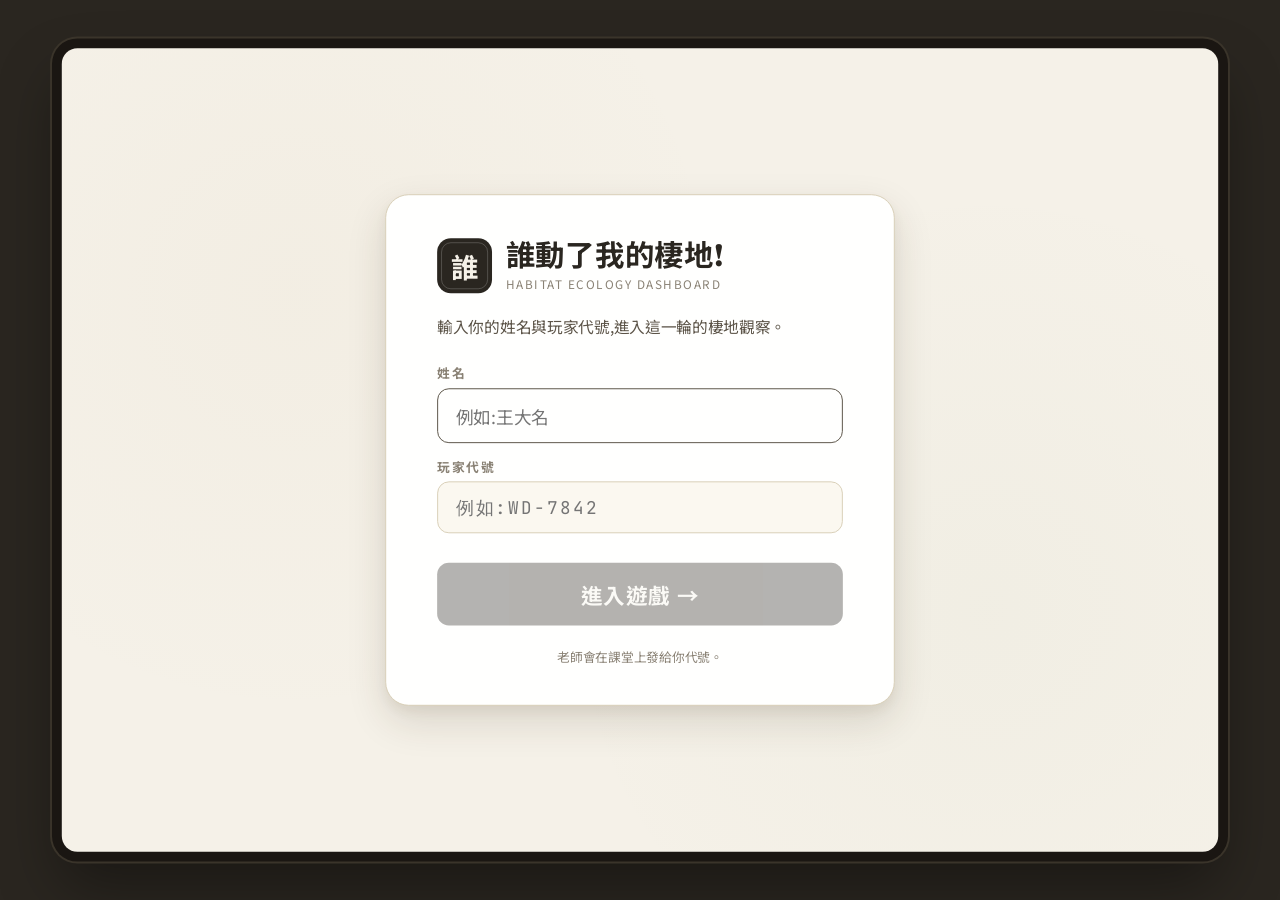
<file: index.html>
<!doctype html>
<html lang="zh-Hant">
<head>
  <meta charset="utf-8" />
  <meta name="viewport" content="width=1180, initial-scale=1" />
  <title>誰動了我的棲地!</title>

  <link rel="preconnect" href="https://fonts.googleapis.com" />
  <link rel="preconnect" href="https://fonts.gstatic.com" crossorigin />
  <link href="https://fonts.googleapis.com/css2?family=Noto+Sans+TC:wght@400;500;600;700;900&family=Fraunces:opsz,wght@9..144,500;9..144,700&family=JetBrains+Mono:wght@400;600&display=swap" rel="stylesheet" />

  <link rel="stylesheet" href="styles/base.css" />
  <link rel="stylesheet" href="styles/topbar.css" />
  <link rel="stylesheet" href="styles/login.css" />
  <link rel="stylesheet" href="styles/action-screen.css" />
  <link rel="stylesheet" href="styles/habitat-map.css" />
  <link rel="stylesheet" href="styles/chat.css" />
  <link rel="stylesheet" href="styles/report-screen.css" />
</head>
<body>
  <div id="hd-stage" class="hd-stage"></div>

  <!-- 載入順序:資料/工具 → 元件 → 路由 → 入口 -->
  <script defer src="js/data.js"></script>
  <script defer src="js/icons.js"></script>
  <script defer src="js/state.js"></script>
  <script defer src="js/api.js"></script>
  <script defer src="js/components/topbar.js"></script>
  <script defer src="js/components/timer.js"></script>
  <script defer src="js/components/login.js"></script>
  <script defer src="js/components/habitat-map.js"></script>
  <script defer src="js/components/side-panel.js"></script>
  <script defer src="js/components/action-panel.js"></script>
  <script defer src="js/components/chat.js"></script>
  <script defer src="js/components/action-screen.js"></script>
  <script defer src="js/components/survival-report.js"></script>
  <script defer src="js/router.js"></script>
  <script defer src="js/main.js"></script>
</body>
</html>
</file>
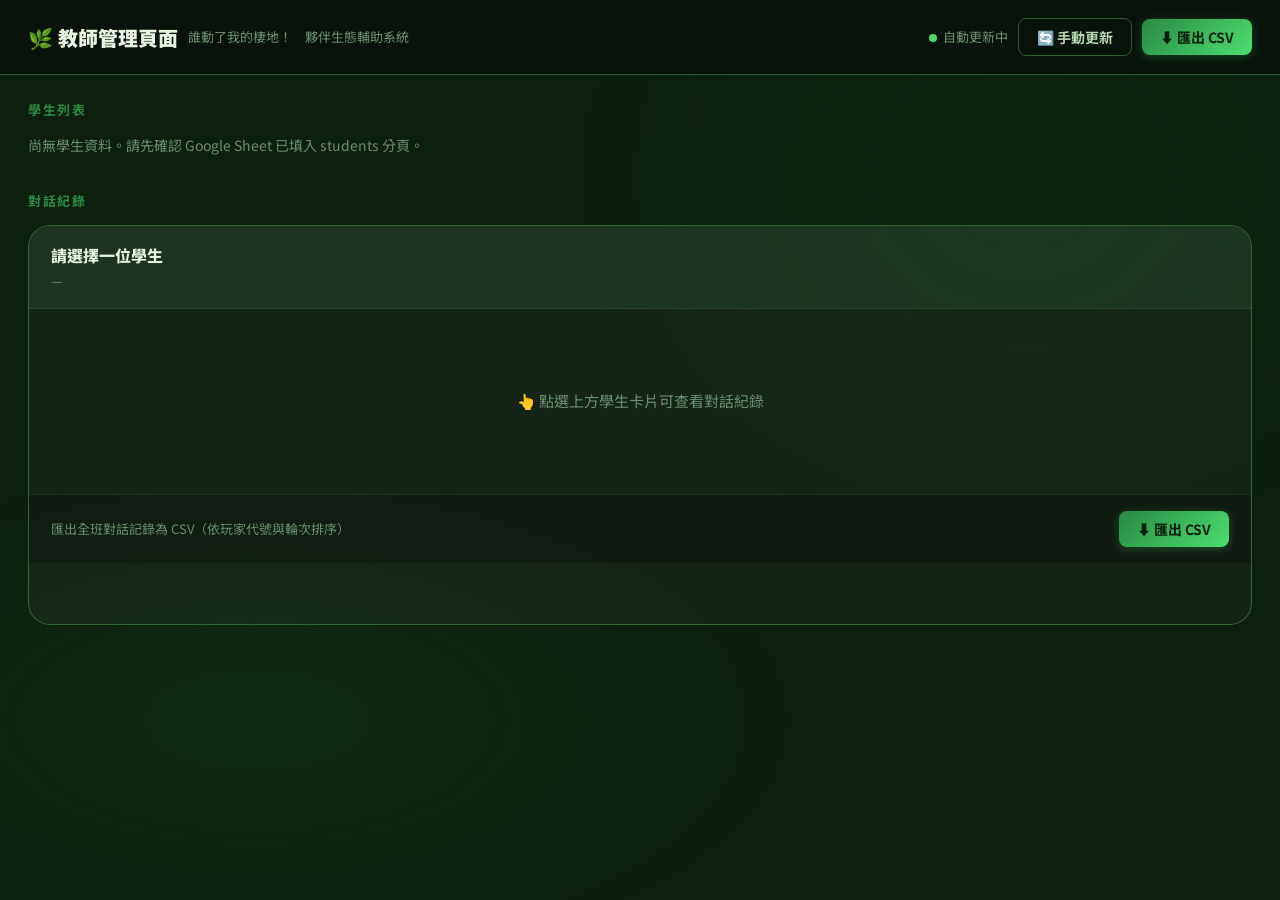
<file: admin.html>
<!DOCTYPE html>
<html lang="zh-TW">
<head>
  <meta charset="UTF-8" />
  <meta name="viewport" content="width=device-width, initial-scale=1.0" />
  <title>教師管理頁面 — 誰動了我的棲地！</title>
  <meta name="description" content="教師即時監控學生對話內容與遊戲狀態。" />
  <link rel="stylesheet" href="styles.css" />
  <style>
    body { padding: 0; min-height: 100vh; }

    /* ── Admin Header ── */
    .admin-header {
      padding: 18px 28px;
      background: rgba(10, 20, 12, 0.95);
      border-bottom: 1px solid var(--color-border-bright);
      display: flex;
      align-items: center;
      justify-content: space-between;
      position: sticky;
      top: 0;
      z-index: 100;
      backdrop-filter: blur(12px);
    }
    .admin-title {
      font-size: 20px;
      font-weight: 900;
      color: var(--color-text-h);
      display: flex;
      align-items: center;
      gap: 10px;
    }
    .admin-controls { display: flex; gap: 10px; align-items: center; }

    .admin-input {
      background: rgba(0,0,0,0.4);
      border: 1.5px solid var(--color-border-bright);
      border-radius: var(--radius-sm);
      padding: 8px 14px;
      color: var(--color-text-h);
      font-family: var(--font-main);
      font-size: 14px;
      outline: none;
      width: 180px;
      transition: border-color var(--transition);
    }
    .admin-input:focus { border-color: var(--color-primary); }

    .btn-sm {
      padding: 8px 18px;
      border-radius: var(--radius-sm);
      border: none;
      font-family: var(--font-main);
      font-size: 14px;
      font-weight: 700;
      cursor: pointer;
      transition: all var(--transition);
    }
    .btn-green {
      background: linear-gradient(135deg, var(--color-primary-dim), var(--color-primary));
      color: #0a1f0d;
      box-shadow: 0 2px 10px rgba(77,222,111,0.25);
    }
    .btn-green:hover { filter: brightness(1.1); transform: translateY(-1px); }

    .btn-outline {
      background: transparent;
      border: 1.5px solid var(--color-border-bright);
      color: var(--color-text);
    }
    .btn-outline:hover { border-color: var(--color-primary); color: var(--color-primary); }

    /* ── Main Grid ── */
    .admin-body { padding: 24px 28px; }

    .section-title {
      font-size: 13px;
      font-weight: 700;
      color: var(--color-primary-dim);
      text-transform: uppercase;
      letter-spacing: 0.12em;
      margin-bottom: 14px;
    }

    /* student cards */
    .students-grid {
      display: grid;
      grid-template-columns: repeat(auto-fill, minmax(200px, 1fr));
      gap: 12px;
      margin-bottom: 32px;
    }
    .student-card {
      background: var(--color-surface);
      border: 1.5px solid var(--color-border);
      border-radius: var(--radius-md);
      padding: 14px 16px;
      cursor: pointer;
      transition: all var(--transition);
      position: relative;
      overflow: hidden;
    }
    .student-card::before {
      content: '';
      position: absolute;
      left: 0; top: 0; bottom: 0;
      width: 3px;
      background: var(--color-primary-dim);
      opacity: 0;
      transition: opacity var(--transition);
    }
    .student-card:hover { border-color: var(--color-border-bright); transform: translateY(-2px); }
    .student-card:hover::before,
    .student-card.active::before { opacity: 1; }
    .student-card.active { border-color: var(--color-primary); background: var(--color-surface-2); }

    .sc-code { font-size: 11px; font-weight: 700; color: var(--color-primary-dim); text-transform: uppercase; letter-spacing: 0.1em; }
    .sc-name { font-size: 16px; font-weight: 800; color: var(--color-text-h); margin: 3px 0; }
    .sc-species { font-size: 13px; color: var(--color-text-dim); }
    .sc-count {
      position: absolute;
      top: 10px;
      right: 12px;
      font-size: 12px;
      font-weight: 700;
      color: var(--color-accent);
      background: rgba(168,224,99,0.1);
      border-radius: 100px;
      padding: 2px 8px;
    }

    /* conversation view */
    .conv-panel {
      background: var(--color-surface);
      border: 1px solid var(--color-border-bright);
      border-radius: var(--radius-lg);
      overflow: hidden;
      min-height: 400px;
    }
    .conv-panel-header {
      padding: 16px 22px;
      background: var(--color-surface-2);
      border-bottom: 1px solid var(--color-border);
      display: flex;
      align-items: center;
      justify-content: space-between;
    }
    .conv-panel-title { font-size: 16px; font-weight: 800; color: var(--color-text-h); }
    .conv-panel-sub   { font-size: 13px; color: var(--color-text-dim); margin-top: 2px; }

    .conv-list {
      padding: 20px;
      display: flex;
      flex-direction: column;
      gap: 12px;
      max-height: 500px;
      overflow-y: auto;
    }

    .admin-msg {
      display: flex;
      gap: 10px;
      flex-direction: column;
    }
    .admin-msg-meta {
      display: flex;
      align-items: center;
      gap: 8px;
    }
    .admin-role-badge {
      font-size: 11px;
      font-weight: 700;
      padding: 2px 8px;
      border-radius: 100px;
      text-transform: uppercase;
      letter-spacing: 0.06em;
    }
    .admin-role-badge.user      { background: rgba(74,144,226,0.2); color: #7ab8ff; }
    .admin-role-badge.assistant { background: rgba(77,222,111,0.2); color: var(--color-primary); }
    .admin-msg-time { font-size: 11px; color: var(--color-text-dim); }
    .admin-msg-text {
      padding: 10px 14px;
      border-radius: var(--radius-sm);
      font-size: 14px;
      line-height: 1.6;
      white-space: pre-wrap;
    }
    .admin-msg.user      .admin-msg-text { background: rgba(74,144,226,0.08); border: 1px solid rgba(74,144,226,0.2); color: var(--color-user-text); }
    .admin-msg.assistant .admin-msg-text { background: var(--color-ai-bubble); border: 1px solid var(--color-ai-border); color: var(--color-ai-text); }

    .empty-conv {
      text-align: center;
      padding: 60px 20px;
      color: var(--color-text-dim);
      font-size: 15px;
    }

    /* Export bar */
    .export-bar {
      display: flex;
      align-items: center;
      gap: 12px;
      padding: 16px 22px;
      background: rgba(0,0,0,0.25);
      border-top: 1px solid var(--color-border);
    }
    .export-bar-label { font-size: 13px; color: var(--color-text-dim); flex: 1; }

    /* auto-refresh indicator */
    .refresh-dot {
      width: 8px;
      height: 8px;
      border-radius: 50%;
      background: var(--color-primary);
      animation: pulseGlow 2s ease-in-out infinite;
      display: inline-block;
      margin-right: 6px;
    }
  </style>
</head>
<body>
<div id="toast"></div>

<!-- Header -->
<header class="admin-header">
  <div class="admin-title">
    🌿 教師管理頁面
    <span style="font-size:13px;font-weight:400;color:var(--color-text-dim);">
      誰動了我的棲地！　夥伴生態輔助系統
    </span>
  </div>
  <div class="admin-controls">
    <span style="font-size:13px;color:var(--color-text-dim);">
      <span class="refresh-dot"></span>自動更新中
    </span>
    <button class="btn-sm btn-outline" onclick="loadAll()">🔄 手動更新</button>
    <button class="btn-sm btn-green"   onclick="exportCsv()">⬇ 匯出 CSV</button>
  </div>
</header>

<div class="admin-body">
  <!-- Students -->
  <p class="section-title">學生列表</p>
  <div class="students-grid" id="studentsGrid">
    <p style="color:var(--color-text-dim);font-size:14px;">載入中…</p>
  </div>

  <!-- Conversation panel -->
  <p class="section-title">對話紀錄</p>
  <div class="conv-panel">
    <div class="conv-panel-header">
      <div>
        <div class="conv-panel-title" id="convTitle">請選擇一位學生</div>
        <div class="conv-panel-sub"   id="convSub">—</div>
      </div>
    </div>
    <div class="conv-list" id="convList">
      <div class="empty-conv">👆 點選上方學生卡片可查看對話紀錄</div>
    </div>
    <div class="export-bar">
      <span class="export-bar-label">匯出全班對話記錄為 CSV（依玩家代號與輪次排序）</span>
      <button class="btn-sm btn-green" onclick="exportCsv()">⬇ 匯出 CSV</button>
    </div>
  </div>
</div>

<script src="config.js"></script>
<script>
// ════════════════════════════════════════════════
// Admin Page Script
// ════════════════════════════════════════════════

let allStudents  = [];
let allConvsByCode = {};
let selectedCode = null;
let refreshTimer = null;

async function loadAll() {
  await Promise.all([loadStudents(), loadAllConvs()]);
  renderStudents();
  if (selectedCode) renderConv(selectedCode);
}

async function loadStudents() {
  try {
    const res  = await fetch(`${GAS_URL}?action=login&name=__admin__&player_code=ADMIN`);
    // We don't have a dedicated admin endpoint; instead read students via a helper.
    // For a real deployment, add action=listStudents to the GAS.
    // Here we just keep cached list.
  } catch (_) {}

  // Use the local stored list if available, else show placeholder
  if (allStudents.length === 0) {
    allStudents = JSON.parse(sessionStorage.getItem('adminStudents') || '[]');
  }
}

async function loadAllConvs() {
  // We'll load convs per student lazily when selected.
}

function renderStudents() {
  const grid = document.getElementById('studentsGrid');
  if (allStudents.length === 0) {
    grid.innerHTML = '<p style="color:var(--color-text-dim);font-size:14px;grid-column:1/-1;">尚無學生資料。請先確認 Google Sheet 已填入 students 分頁。</p>';
    return;
  }
  grid.innerHTML = '';
  allStudents.forEach(s => {
    const count = (allConvsByCode[s.player_code] || []).length;
    const card = document.createElement('div');
    card.className = `student-card ${selectedCode === s.player_code ? 'active' : ''}`;
    card.id = 'card-' + s.player_code;
    card.innerHTML = `
      <div class="sc-code">${s.player_code} · ${s.team}</div>
      <div class="sc-name">${s.name}</div>
      <div class="sc-species">${s.species}</div>
      ${count ? `<div class="sc-count">${count} 則</div>` : ''}
    `;
    card.onclick = () => selectStudent(s);
    grid.appendChild(card);
  });
}

async function selectStudent(s) {
  selectedCode = s.player_code;
  document.querySelectorAll('.student-card').forEach(c => c.classList.remove('active'));
  const card = document.getElementById('card-' + s.player_code);
  if (card) card.classList.add('active');

  document.getElementById('convTitle').textContent = `${s.name} (${s.player_code}) — ${s.species}`;
  document.getElementById('convSub').textContent   = `${s.team} 隊`;
  document.getElementById('convList').innerHTML = '<div class="empty-conv">載入中…</div>';

  const history = await fetchHistory(s.name, s.player_code);
  allConvsByCode[s.player_code] = history;
  renderConv(s.player_code);
}

async function fetchHistory(name, player_code) {
  try {
    const url = `${GAS_URL}?action=getHistory&name=${encodeURIComponent(name)}&player_code=${encodeURIComponent(player_code)}`;
    const res  = await fetch(url);
    const data = await res.json();
    return data.ok ? data.history : [];
  } catch (_) { return []; }
}

function renderConv(code) {
  const list = document.getElementById('convList');
  const history = allConvsByCode[code] || [];
  if (history.length === 0) {
    list.innerHTML = '<div class="empty-conv">這位學生還沒有對話紀錄 🌱</div>';
    return;
  }
  list.innerHTML = '';
  let lastRound = null;
  history.forEach(msg => {
    if (msg.round !== lastRound) {
      const div = document.createElement('div');
      div.style.cssText = 'text-align:center;font-size:12px;font-weight:700;color:var(--color-text-dim);padding:8px 0;text-transform:uppercase;letter-spacing:0.1em;';
      div.textContent = `── 第 ${msg.round} 回合 ──`;
      list.appendChild(div);
      lastRound = msg.round;
    }
    const wrap = document.createElement('div');
    wrap.className = `admin-msg ${msg.role === 'user' ? 'user' : 'assistant'}`;
    wrap.innerHTML = `
      <div class="admin-msg-meta">
        <span class="admin-role-badge ${msg.role === 'user' ? 'user' : 'assistant'}">
          ${msg.role === 'user' ? '學生' : 'AI 物種'}
        </span>
        <span class="admin-msg-time">回合 ${msg.round}</span>
      </div>
      <div class="admin-msg-text">${escHtml(msg.message)}</div>
    `;
    list.appendChild(wrap);
  });
  list.scrollTop = list.scrollHeight;
}

function escHtml(str) {
  return String(str)
    .replace(/&/g,'&amp;').replace(/</g,'&lt;').replace(/>/g,'&gt;')
    .replace(/"/g,'&quot;');
}

// ── CSV Export ─────────────────────────────────
async function exportCsv() {
  showToast('正在準備匯出…');
  try {
    const res  = await fetch(GAS_URL, {
      method: 'POST',
      headers: { 'Content-Type': 'application/json' },
      body: JSON.stringify({ action: 'exportCsv', secret: EXPORT_SECRET }),
    });
    const csv  = await res.text();
    const blob = new Blob(['\uFEFF' + csv], { type: 'text/csv;charset=utf-8;' });
    const link = document.createElement('a');
    link.href     = URL.createObjectURL(blob);
    link.download = `conversations_${new Date().toISOString().slice(0,10)}.csv`;
    link.click();
    showToast('✅ CSV 已下載！');
  } catch (err) {
    showToast('匯出失敗：' + err.message, true);
  }
}

// ── Auto-refresh ──────────────────────────────
function startAutoRefresh() {
  refreshTimer = setInterval(async () => {
    if (selectedCode) {
      const s = allStudents.find(x => x.player_code === selectedCode);
      if (s) {
        const history = await fetchHistory(s.name, s.player_code);
        allConvsByCode[s.player_code] = history;
        renderConv(s.player_code);
      }
    }
  }, 15000); // every 15s
}

function showToast(msg, isError = false) {
  const t = document.getElementById('toast');
  t.textContent = msg;
  t.className   = 'show' + (isError ? ' error' : '');
  clearTimeout(t._timer);
  t._timer = setTimeout(() => { t.className = ''; }, 3500);
}

// ── Bootstrap ─────────────────────────────────
document.addEventListener('DOMContentLoaded', () => {
  loadAll();
  startAutoRefresh();
});
</script>
</body>
</html>
</file>
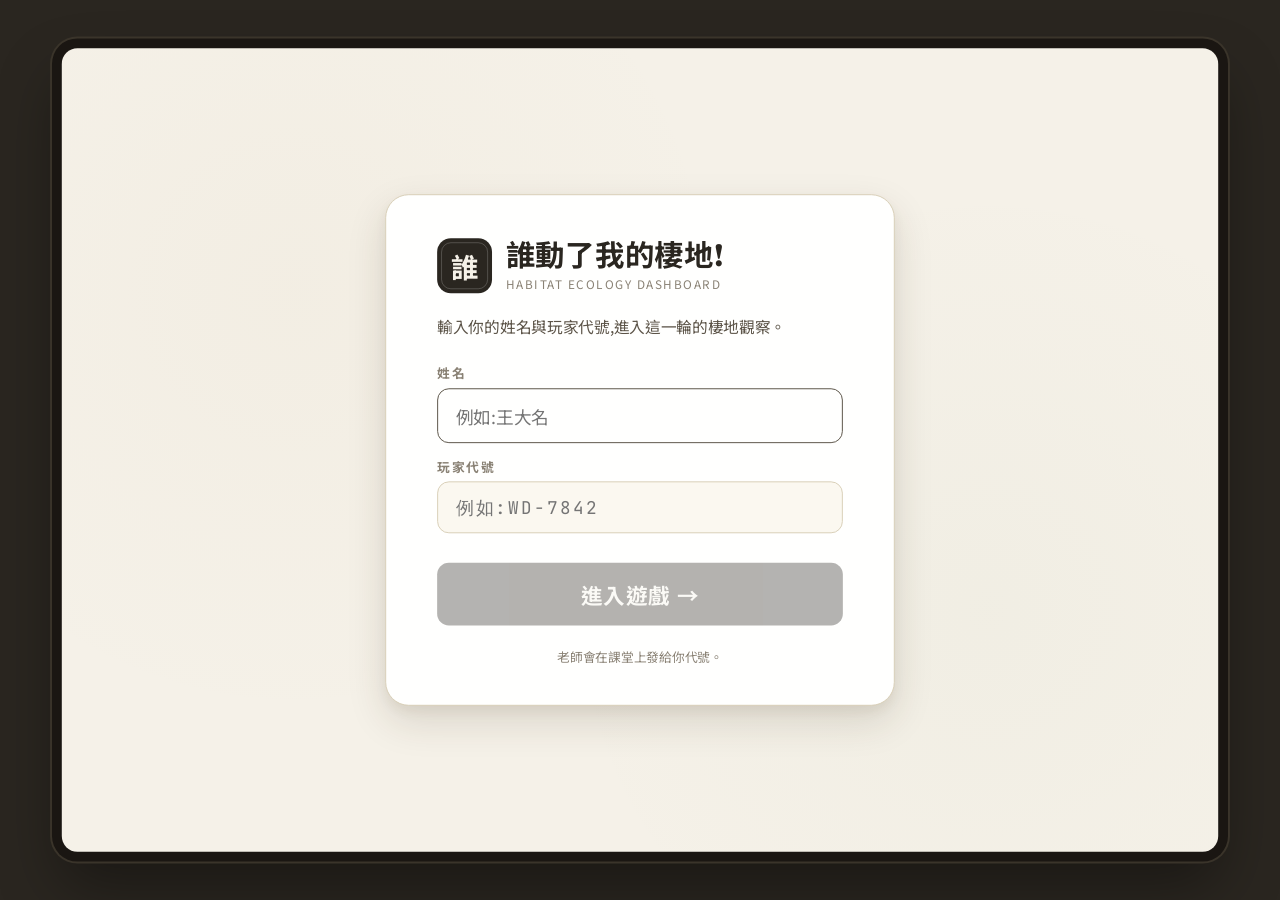
<file: chat.html>
<!DOCTYPE html>
<html lang="zh-TW">
<head>
  <meta charset="UTF-8" />
  <meta name="viewport" content="width=device-width, initial-scale=1.0" />
  <title>夥伴對話 — 誰動了我的棲地！</title>
  <meta name="description" content="與你的物種夥伴對話，探索生態世界的秘密。" />
  <link rel="stylesheet" href="styles.css" />
  <style>
    /* ══ Chat Page Layout ══════════════════════════════ */
    body {
      display: flex;
      flex-direction: column;
      height: 100vh;
      overflow: hidden;
      padding: 0;
    }

    /* ── Top Header ── */
    .chat-header {
      position: relative;
      z-index: 10;
      display: flex;
      align-items: center;
      justify-content: space-between;
      padding: 14px 20px;
      background: rgba(13, 31, 15, 0.9);
      border-bottom: 1px solid var(--color-border-bright);
      backdrop-filter: blur(12px);
      flex-shrink: 0;
      gap: 12px;
    }

    .header-left {
      display: flex;
      align-items: center;
      gap: 14px;
      min-width: 0;
    }

    .species-avatar {
      width: 46px;
      height: 46px;
      border-radius: 50%;
      background: linear-gradient(135deg, var(--color-primary-dim), var(--color-primary));
      display: flex;
      align-items: center;
      justify-content: center;
      font-size: 24px;
      flex-shrink: 0;
      box-shadow: 0 0 16px var(--color-primary-glow);
      animation: pulseGlow 3s ease-in-out infinite;
    }

    .header-info { min-width: 0; }
    .header-name {
      font-weight: 800;
      font-size: 17px;
      color: var(--color-text-h);
      white-space: nowrap;
      overflow: hidden;
      text-overflow: ellipsis;
    }
    .header-code {
      font-size: 13px;
      color: var(--color-text-dim);
    }

    .header-right {
      display: flex;
      align-items: center;
      gap: 10px;
      flex-shrink: 0;
    }

    .round-badge {
      display: flex;
      align-items: center;
      gap: 6px;
      padding: 6px 14px;
      background: rgba(168, 224, 99, 0.1);
      border: 1px solid rgba(168, 224, 99, 0.3);
      border-radius: 100px;
      font-size: 14px;
      font-weight: 700;
      color: var(--color-accent);
    }

    .logout-btn {
      background: none;
      border: 1px solid var(--color-border-bright);
      border-radius: var(--radius-sm);
      padding: 7px 14px;
      color: var(--color-text-dim);
      font-size: 13px;
      cursor: pointer;
      transition: all var(--transition);
      font-family: var(--font-main);
    }
    .logout-btn:hover { border-color: var(--color-error); color: var(--color-error); }

    /* ── Species Info Panel ── */
    .species-panel {
      position: relative;
      z-index: 5;
      display: flex;
      align-items: flex-start;
      gap: 16px;
      padding: 14px 20px;
      background: rgba(16, 36, 18, 0.8);
      border-bottom: 1px solid var(--color-border);
      flex-shrink: 0;
      overflow: hidden;
    }

    .species-panel::before {
      content: '';
      position: absolute;
      inset: 0;
      background: linear-gradient(90deg, rgba(77,222,111,0.04) 0%, transparent 60%);
      pointer-events: none;
    }

    .species-emoji-big {
      font-size: 36px;
      flex-shrink: 0;
      filter: drop-shadow(0 0 8px rgba(77,222,111,0.4));
    }

    .species-info { flex: 1; min-width: 0; }
    .species-name-label {
      font-size: 12px;
      font-weight: 700;
      color: var(--color-primary-dim);
      text-transform: uppercase;
      letter-spacing: 0.1em;
    }
    .species-name {
      font-size: 18px;
      font-weight: 900;
      color: var(--color-primary);
      margin: 2px 0 6px;
    }
    .species-body-desc {
      font-size: 14px;
      color: var(--color-text);
      line-height: 1.6;
      display: -webkit-box;
      -webkit-line-clamp: 2;
      line-clamp: 2;
      -webkit-box-orient: vertical;
      overflow: hidden;
    }

    .panel-stats {
      display: flex;
      flex-direction: column;
      gap: 6px;
      flex-shrink: 0;
      text-align: right;
    }
    .stat-row {
      font-size: 13px;
      color: var(--color-text-dim);
      display: flex;
      align-items: center;
      gap: 6px;
      justify-content: flex-end;
    }
    .stat-val { font-weight: 700; color: var(--color-text); }

    /* ── Chat Area ── */
    .chat-main {
      flex: 1;
      overflow-y: auto;
      padding: 20px;
      display: flex;
      flex-direction: column;
      gap: 16px;
      position: relative;
      z-index: 1;
    }

    /* Empty state */
    .empty-state {
      flex: 1;
      display: flex;
      flex-direction: column;
      align-items: center;
      justify-content: center;
      gap: 14px;
      opacity: 0.6;
      text-align: center;
      padding: 40px;
    }
    .empty-emoji { font-size: 56px; }
    .empty-title { font-size: 18px; font-weight: 700; color: var(--color-text-h); }
    .empty-sub   { font-size: 14px; color: var(--color-text-dim); max-width: 280px; }

    /* ── Message Bubbles ── */
    .msg-row {
      display: flex;
      gap: 10px;
      align-items: flex-end;
      animation: slideIn 0.3s ease both;
    }
    .msg-row.user  { flex-direction: row-reverse; }

    .msg-avatar {
      width: 32px;
      height: 32px;
      border-radius: 50%;
      display: flex;
      align-items: center;
      justify-content: center;
      font-size: 16px;
      flex-shrink: 0;
    }
    .msg-row.ai   .msg-avatar { background: var(--color-surface-2); }
    .msg-row.user .msg-avatar { background: var(--color-user-bubble); }

    .bubble {
      max-width: 72%;
      padding: 13px 17px;
      border-radius: var(--radius-md);
      font-size: var(--font-size-base);
      line-height: 1.65;
      position: relative;
      word-break: break-word;
    }
    .msg-row.ai   .bubble {
      background: var(--color-ai-bubble);
      border: 1px solid var(--color-ai-border);
      color: var(--color-ai-text);
      border-bottom-left-radius: 4px;
    }
    .msg-row.user .bubble {
      background: var(--color-user-bubble);
      border: 1px solid var(--color-user-border);
      color: var(--color-user-text);
      border-bottom-right-radius: 4px;
    }

    .bubble-round {
      font-size: 11px;
      font-weight: 700;
      opacity: 0.5;
      margin-bottom: 4px;
      text-transform: uppercase;
      letter-spacing: 0.08em;
    }
    .bubble-text { white-space: pre-wrap; }

    /* Typing indicator */
    .typing-bubble {
      display: flex;
      align-items: center;
      gap: 5px;
      padding: 14px 18px;
    }
    .typing-dot {
      width: 7px;
      height: 7px;
      border-radius: 50%;
      background: var(--color-primary);
      animation: bounce 1.2s ease-in-out infinite;
    }
    .typing-dot:nth-child(2) { animation-delay: 0.2s; }
    .typing-dot:nth-child(3) { animation-delay: 0.4s; }
    @keyframes bounce {
      0%, 80%, 100% { transform: scale(0.7); opacity: 0.5; }
      40%             { transform: scale(1.1); opacity: 1; }
    }

    /* Round divider */
    .round-divider {
      display: flex;
      align-items: center;
      gap: 10px;
      color: var(--color-text-dim);
      font-size: 12px;
      font-weight: 700;
      text-transform: uppercase;
      letter-spacing: 0.1em;
    }
    .round-divider::before, .round-divider::after {
      content: '';
      flex: 1;
      height: 1px;
      background: var(--color-border);
    }

    /* ── Input Bar ── */
    .chat-input-area {
      position: relative;
      z-index: 10;
      padding: 16px 20px;
      background: rgba(13, 31, 15, 0.9);
      border-top: 1px solid var(--color-border-bright);
      backdrop-filter: blur(12px);
      flex-shrink: 0;
    }

    .input-row {
      display: flex;
      gap: 10px;
      align-items: flex-end;
    }

    #chatInput {
      flex: 1;
      background: rgba(0,0,0,0.35);
      border: 1.5px solid var(--color-border-bright);
      border-radius: var(--radius-md);
      padding: 13px 18px;
      font-family: var(--font-main);
      font-size: var(--font-size-base);
      color: var(--color-text-h);
      outline: none;
      resize: none;
      max-height: 120px;
      overflow-y: auto;
      transition: border-color var(--transition), box-shadow var(--transition);
      line-height: 1.5;
    }
    #chatInput::placeholder { color: var(--color-text-dim); }
    #chatInput:focus {
      border-color: var(--color-primary);
      box-shadow: var(--shadow-glow);
    }

    .send-btn {
      width: 48px;
      height: 48px;
      flex-shrink: 0;
      background: linear-gradient(135deg, var(--color-primary-dim), var(--color-primary));
      border: none;
      border-radius: var(--radius-md);
      display: flex;
      align-items: center;
      justify-content: center;
      font-size: 20px;
      cursor: pointer;
      transition: transform var(--transition), box-shadow var(--transition), filter var(--transition);
      box-shadow: 0 4px 16px rgba(77,222,111,0.3);
    }
    .send-btn:hover { transform: scale(1.08); box-shadow: 0 6px 24px rgba(77,222,111,0.5); }
    .send-btn:active { transform: scale(0.96); }
    .send-btn:disabled { opacity: 0.4; cursor: not-allowed; transform: none; }

    .input-hint {
      font-size: 12px;
      color: var(--color-text-dim);
      margin-top: 8px;
      text-align: center;
    }

    /* ── Network alert ── */
    #networkBanner {
      display: none;
      position: fixed;
      top: 0;
      left: 0;
      right: 0;
      background: rgba(255,169,77,0.18);
      border-bottom: 1px solid rgba(255,169,77,0.4);
      color: var(--color-warning);
      text-align: center;
      padding: 10px;
      font-size: 14px;
      font-weight: 700;
      z-index: 9999;
    }

    /* Responsive */
    @media (max-width: 600px) {
      .species-panel { flex-wrap: wrap; }
      .panel-stats   { flex-direction: row; width: 100%; justify-content: flex-start; text-align: left; }
      .stat-row      { justify-content: flex-start; }
      .bubble        { max-width: 88%; }
      .chat-header   { padding: 12px 14px; }
    }
  </style>
</head>
<body>

<div id="networkBanner">📡 正在等待回應…</div>
<div id="toast"></div>

<!-- ── Header ── -->
<header class="chat-header" id="chatHeader">
  <div class="header-left">
    <!-- 固定顯示神秘問號，不透露物種 -->
    <div class="species-avatar">🌿</div>
    <div class="header-info">
      <div class="header-name" id="headerTitle">神秘夥伴</div>
      <div class="header-code" id="headerCode">—</div>
    </div>
  </div>
  <div class="header-right">
    <div class="round-badge" id="roundBadge">⏱ 回合 —</div>
    <button class="logout-btn" onclick="doLogout()">登出</button>
  </div>
</header>

<!-- ── Clue Panel (不顯示物種名稱，只顯示身體感知線索) ── -->
<section class="species-panel" id="speciesPanel">
  <div class="species-emoji-big">🔍</div>
  <div class="species-info">
    <div class="species-name-label">夥伴說的話</div>
    <div class="species-body-desc" id="panelBodyDesc">正在連接你的神秘夥伴…</div>
  </div>
  <div class="panel-stats" id="panelStats">
    <div class="stat-row">
      <span>族群：</span><span class="stat-val" id="statPop">—</span>
    </div>
    <div class="stat-row">
      <span>食物：</span><span class="stat-val" id="statFood">—</span>
    </div>
    <div class="stat-row">
      <span>棲地：</span><span class="stat-val" id="statHabitat">—</span>
    </div>
    <div class="stat-row">
      狀態：<span id="statHunger" class="status-badge normal">正常</span>
    </div>
  </div>
</section>

<!-- ── Chat Main ── -->
<main class="chat-main" id="chatMain">
  <div class="empty-state" id="emptyState">
    <div class="empty-emoji">🌱</div>
    <div class="empty-title">你好，我是你的物種夥伴</div>
    <div class="empty-sub">試著問我關於生活、食物、還有這片棲地的事吧！</div>
  </div>
</main>

<!-- ── Input Bar ── -->
<div class="chat-input-area">
  <div class="input-row">
    <textarea
      id="chatInput"
      rows="1"
      placeholder="跟你的物種夥伴說說話…"
      oninput="autoResize(this)"
      onkeydown="handleInputKey(event)"
    ></textarea>
    <button class="send-btn" id="sendBtn" onclick="sendMessage()" title="送出 (Enter)">
      🪴
    </button>
  </div>
  <div class="input-hint">按 Enter 送出 · Shift+Enter 換行</div>
</div>

<script src="config.js"></script>
<script>
// ════════════════════════════════════════════════
// Chat Page Script
// ════════════════════════════════════════════════

let student   = null;
let gameState = null;
let isSending = false;

// species → emoji mapping
const SPECIES_EMOJI = {
  '紅火蟻': '🐜',
  '臺灣黑熊': '🐻',
  '梅花鹿': '🦌',
  '石虎': '🐆',
  '台灣藍鵲': '🦜',
  '綠鬣蜥': '🦎',
  '福壽螺': '🐌',
  '山羌': '🦌',
  '獼猴': '🐒',
  '布袋蓮': '🪷',
};
function speciesEmoji(name) {
  return SPECIES_EMOJI[name] || '🌿';
}

// ── Init ──────────────────────────────────────
window.addEventListener('DOMContentLoaded', async () => {
  const raw = sessionStorage.getItem('student');
  if (!raw) { window.location.href = 'index.html'; return; }
  student = JSON.parse(raw);

  // 只顯示姓名與代號，不顯示物種名稱或圖示（讓學生自己猜）
  document.getElementById('headerCode').textContent    = `${student.name} · ${student.player_code}`;
  document.getElementById('panelBodyDesc').textContent = student.bodyDesc || '正在感知這片棲地…';

  // Load game state & history in parallel
  await Promise.all([
    loadGameState(),
    loadHistory(),
  ]);
});

// ── Game State ────────────────────────────────
async function loadGameState() {
  try {
    const res  = await fetch(GAS_URL, {
      method: 'POST',
      headers: { 'Content-Type': 'text/plain' },
      body: JSON.stringify({ action: 'getState', player_code: student.player_code }),
    });
    const data = await res.json();
    if (data.ok && data.state) {
      gameState = data.state;
      renderState(data.state);
    }
  } catch (_) { /* silent */ }
}

function renderState(state) {
  document.getElementById('roundBadge').textContent    = `⏱ 第 ${state.round} 回合`;
  document.getElementById('statPop').textContent       = `${state.population} 隻`;
  document.getElementById('statFood').textContent      = String(state.food_available);
  document.getElementById('statHabitat').textContent   = state.habitat || '—';

  const badge = document.getElementById('statHunger');
  const statusMap = { normal: ['正常','normal'], hungry: ['飢餓','hungry'], starving: ['非常飢餓','starving'] };
  const [label, cls] = statusMap[state.hunger_status] || ['正常','normal'];
  badge.textContent = label;
  badge.className   = `status-badge ${cls}`;
}

// ── Load History ──────────────────────────────
async function loadHistory() {
  try {
    const res  = await fetch(GAS_URL, {
      method: 'POST',
      headers: { 'Content-Type': 'text/plain' },
      body: JSON.stringify({ action: 'getHistory', name: student.name, player_code: student.player_code }),
    });
    const data = await res.json();
    if (data.ok && Array.isArray(data.history) && data.history.length > 0) {
      document.getElementById('emptyState').style.display = 'none';
      let lastRound = null;
      for (const msg of data.history) {
        if (msg.round !== lastRound) {
          appendRoundDivider(msg.round);
          lastRound = msg.round;
        }
        appendBubble(msg.role, msg.message, false, msg.round);
      }
      scrollBottom();
    }
  } catch (_) { /* silent */ }
}

// ── Send Message ──────────────────────────────
async function sendMessage() {
  if (isSending) return;
  const input = document.getElementById('chatInput');
  const text  = input.value.trim();
  if (!text) return;

  isSending = true;
  setSendDisabled(true);
  document.getElementById('emptyState').style.display = 'none';

  // Append user bubble
  const currentRound = gameState ? gameState.round : 1;
  appendBubble('user', text, true, currentRound);
  input.value = '';
  autoResize(input);

  // Show typing
  const typingId = showTyping();

  try {
    showNetworkBanner(true);
    // ⚠️ Content-Type 必須用 text/plain 才能避免 CORS preflight
    // GAS 的 doPost 仍可正常用 JSON.parse(e.postData.contents) 讀取
    const res  = await fetch(GAS_URL, {
      method: 'POST',
      headers: { 'Content-Type': 'text/plain' },
      body: JSON.stringify({
        action:      'chat',
        name:        student.name,
        player_code: student.player_code,
        message:     text,
        round:       currentRound,
      }),
    });
    const data = await res.json();
    hideTyping(typingId);
    showNetworkBanner(false);

    if (data.ok) {
      appendBubble('assistant', data.reply, true, currentRound);
    } else {
      appendBubble('assistant', '我好累…等等再說好嗎？', true, currentRound);
    }
    // Refresh state silently
    loadGameState();

  } catch (_) {
    hideTyping(typingId);
    showNetworkBanner(false);
    appendBubble('assistant', '我好累…等等再說好嗎？', true, currentRound);
  }

  isSending = false;
  setSendDisabled(false);
  scrollBottom();
  input.focus();
}

// ── DOM helpers ───────────────────────────────

function appendBubble(role, text, animate, round) {
  const container = document.getElementById('chatMain');
  const row = document.createElement('div');
  row.className = `msg-row ${role === 'user' ? 'user' : 'ai'}`;
  if (animate) row.style.animation = 'slideIn 0.3s ease both';

  const avatar = document.createElement('div');
  avatar.className = 'msg-avatar';
  // 永遠使用神秘葉子圖示，不透露物種 emoji
  avatar.textContent = role === 'user' ? '🙋' : '🌿';

  const bubble = document.createElement('div');
  bubble.className = 'bubble';

  const textEl = document.createElement('div');
  textEl.className = 'bubble-text';
  textEl.textContent = text;
  bubble.appendChild(textEl);

  if (role === 'user') {
    row.appendChild(bubble);
    row.appendChild(avatar);
  } else {
    row.appendChild(avatar);
    row.appendChild(bubble);
  }
  container.appendChild(row);
}

function appendRoundDivider(round) {
  const container = document.getElementById('chatMain');
  const div = document.createElement('div');
  div.className = 'round-divider';
  div.textContent = `第 ${round} 回合`;
  container.appendChild(div);
}

function showTyping() {
  const container = document.getElementById('chatMain');
  const row = document.createElement('div');
  const id  = 'typing-' + Date.now();
  row.id        = id;
  row.className = 'msg-row ai';

  const avatar = document.createElement('div');
  avatar.className = 'msg-avatar';
  // typing indicator 也用神秘圖示
  avatar.textContent = '🌿';

  const bubble = document.createElement('div');
  bubble.className = 'bubble typing-bubble';
  for (let i = 0; i < 3; i++) {
    const dot = document.createElement('div');
    dot.className = 'typing-dot';
    bubble.appendChild(dot);
  }
  row.appendChild(avatar);
  row.appendChild(bubble);
  container.appendChild(row);
  scrollBottom();
  return id;
}

function hideTyping(id) {
  const el = document.getElementById(id);
  if (el) el.remove();
}

function scrollBottom() {
  const el = document.getElementById('chatMain');
  el.scrollTop = el.scrollHeight;
}

function setSendDisabled(v) {
  document.getElementById('sendBtn').disabled = v;
  document.getElementById('chatInput').disabled = v;
}

function showNetworkBanner(show) {
  document.getElementById('networkBanner').style.display = show ? 'block' : 'none';
}

function autoResize(el) {
  el.style.height = 'auto';
  el.style.height = Math.min(el.scrollHeight, 120) + 'px';
}

function handleInputKey(e) {
  if (e.key === 'Enter' && !e.shiftKey) {
    e.preventDefault();
    sendMessage();
  }
}

function doLogout() {
  sessionStorage.removeItem('student');
  window.location.href = 'index.html';
}

function showToast(msg, isError = false) {
  const t = document.getElementById('toast');
  t.textContent = msg;
  t.className   = 'show' + (isError ? ' error' : '');
  clearTimeout(t._timer);
  t._timer = setTimeout(() => { t.className = ''; }, 3000);
}
</script>
</body>
</html>
</file>
<file: styles/base.css>
/* ============================================================
   誰動了我的棲地! — 基礎樣式
   - CSS 變數整段沿用 reference/project/styles.css 的 :root
   - 舞台尺寸調整為 1180×820,字級從 22 縮為 19
   ============================================================ */

:root {
  /* 棲地主題色 */
  --hd-color-wetland:   #6B9E7F;
  --hd-color-forest:    #4A7C59;
  --hd-color-urban:     #8B92A8;
  --hd-color-port:      #5B7A99;

  /* 六色族群 */
  --hd-species-red:     #C8553D;
  --hd-species-green:   #6B9E47;
  --hd-species-yellow:  #D9A441;
  --hd-species-brown:   #8B6B47;
  --hd-species-blue:    #4A7BA6;
  --hd-species-purple:  #8B5A9F;

  /* 紙張/墨色系 */
  --hd-paper:           #F5F1E8;
  --hd-paper-dark:      #EBE4D3;
  --hd-card:            #FFFFFE;
  --hd-card-soft:       #FBF8F0;
  --hd-ink:             #2A2620;
  --hd-ink-soft:        #5C5448;
  --hd-ink-muted:       #8A8275;
  --hd-line:            #D9CFB8;
  --hd-line-soft:       #E8E0CC;

  /* 強調色 */
  --hd-accent:          #B85C3D;
  --hd-accent-soft:     #E8C9A8;
  --hd-warning:         #C77A2E;
  --hd-danger:          #B53C2E;
  --hd-success:         #5B8C3F;
  --hd-mist:            #2A2433;

  /* 字體 */
  --hd-font-sans:    "Noto Sans TC", system-ui, -apple-system, sans-serif;
  --hd-font-display: "Fraunces", "Noto Sans TC", serif;
  --hd-font-mono:    "JetBrains Mono", ui-monospace, monospace;

  /* 圓角 */
  --hd-radius-sm: 7px;
  --hd-radius:    12px;
  --hd-radius-lg: 17px;
  --hd-radius-xl: 24px;

  /* 陰影 */
  --hd-shadow-sm: 0 1px 2px rgba(60,46,20,.06), 0 1px 1px rgba(60,46,20,.04);
  --hd-shadow:    0 3px 8px rgba(60,46,20,.08), 0 1px 3px rgba(60,46,20,.06);
  --hd-shadow-lg: 0 16px 40px rgba(60,46,20,.14), 0 6px 12px rgba(60,46,20,.06);

  /* 舞台尺寸(1180×820) */
  --hd-stage-w: 1180px;
  --hd-stage-h: 820px;
  --hd-topbar-h: 100px;
}

* { box-sizing: border-box; }

html, body {
  margin: 0; padding: 0;
  background: #2A2620;
  font-family: var(--hd-font-sans);
  color: var(--hd-ink);
  font-size: 19px;
  -webkit-font-smoothing: antialiased;
  text-rendering: optimizeLegibility;
}

body {
  min-height: 100vh;
  display: flex; align-items: center; justify-content: center;
  overflow: hidden;
}

/* 舞台:固定 1180×820,實際縮放交給 main.js 算 transform: scale */
.hd-stage {
  width: var(--hd-stage-w);
  height: var(--hd-stage-h);
  position: relative;
  background: var(--hd-paper);
  overflow: hidden;
  box-shadow:
    0 0 0 10px #1a1612,
    0 0 0 12px #3a342a,
    0 32px 64px rgba(0,0,0,.4);
  border-radius: 16px;
  transform-origin: center center;
}

/* 紙張紋理(輕微噪點) */
.hd-stage::before {
  content: "";
  position: absolute; inset: 0;
  pointer-events: none;
  background-image:
    radial-gradient(circle at 20% 30%, rgba(184,156,108,.04) 0%, transparent 40%),
    radial-gradient(circle at 80% 70%, rgba(110,140,90,.03) 0%, transparent 40%);
  z-index: 0;
}

/* ============================================================
   通用 pill / section label / scrollbar
   ============================================================ */
.hd-pill {
  display: inline-flex; align-items: center; gap: 8px;
  padding: 8px 16px;
  background: var(--hd-card);
  border: 1px solid var(--hd-line);
  border-radius: 999px;
  font-size: 16px;
  color: var(--hd-ink-soft);
  white-space: nowrap;
}
.hd-pill__label {
  font-size: 12px;
  letter-spacing: .14em;
  text-transform: uppercase;
  color: var(--hd-ink-muted);
  white-space: nowrap;
}
.hd-pill__value {
  font-weight: 600;
  color: var(--hd-ink);
  font-variant-numeric: tabular-nums;
}

.hd-section-label {
  font-size: 12px;
  letter-spacing: .18em;
  text-transform: uppercase;
  color: var(--hd-ink-muted);
  font-weight: 700;
  margin: 0 0 4px;
  padding: 0 4px;
  display: flex; justify-content: space-between; align-items: center;
  white-space: nowrap;
}

/* 共用滾動條樣式 */
.hd-scroll::-webkit-scrollbar { width: 6px; }
.hd-scroll::-webkit-scrollbar-thumb {
  background: var(--hd-line);
  border-radius: 3px;
}
</file>
<file: styles/topbar.css>
/* ============================================================
   TopBar — 頂部玩家狀態列
   高度 100px(原 124px),所有字級依 1180×820 同比縮小
   ============================================================ */

.hd-topbar {
  position: relative;
  z-index: 5;
  height: var(--hd-topbar-h);
  padding: 0 28px;
  display: grid;
  grid-template-columns: auto 1fr auto;
  align-items: center;
  gap: 22px;
  background: linear-gradient(180deg, var(--hd-card-soft) 0%, transparent 100%);
  border-bottom: 1px solid var(--hd-line-soft);
}

.hd-topbar__brand { display: flex; align-items: center; gap: 14px; }
.hd-topbar__logo {
  width: 50px; height: 50px;
  border-radius: 13px;
  background: var(--hd-ink);
  color: var(--hd-paper);
  display: grid; place-items: center;
  font-family: var(--hd-font-display);
  font-weight: 700; font-size: 25px;
  position: relative;
}
.hd-topbar__logo::after {
  content: "";
  position: absolute; inset: 4px;
  border: 1px solid rgba(255,255,255,.2);
  border-radius: 9px;
}

.hd-topbar__title {
  font-family: var(--hd-font-display);
  font-weight: 700;
  font-size: 25px;
  letter-spacing: .02em;
  color: var(--hd-ink);
  margin: 0;
  line-height: 1.1;
  white-space: nowrap;
}
.hd-topbar__subtitle {
  font-size: 12px;
  letter-spacing: .12em;
  text-transform: uppercase;
  color: var(--hd-ink-muted);
  margin-top: 2px;
  white-space: nowrap;
}

.hd-topbar__player {
  display: flex; align-items: center; gap: 12px;
  justify-content: flex-end;
}

/* 倒數計時 pill — 同 hd-pill 但寬度固定避免抖動 */
.hd-pill--timer .hd-pill__value {
  font-family: var(--hd-font-mono);
  font-variant-numeric: tabular-nums;
  min-width: 56px;
  text-align: center;
}
.hd-pill--timer.hd-pill--low {
  border-color: var(--hd-warning);
  color: var(--hd-warning);
}
.hd-pill--timer.hd-pill--low .hd-pill__value { color: var(--hd-warning); }
.hd-pill--timer.hd-pill--zero {
  border-color: var(--hd-danger);
  background: rgba(181, 60, 46, .08);
  animation: hd-timer-flash 1.2s ease-in-out infinite;
}
.hd-pill--timer.hd-pill--zero .hd-pill__value,
.hd-pill--timer.hd-pill--zero .hd-pill__label { color: var(--hd-danger); }

@keyframes hd-timer-flash {
  0%, 100% { opacity: 1; }
  50%      { opacity: .55; }
}

/* 環形 AP 進度 */
.hd-roundgauge { display: flex; align-items: center; gap: 10px; }
.hd-roundgauge__ring {
  position: relative;
  width: 48px; height: 48px;
}
.hd-roundgauge__center {
  position: absolute; inset: 0;
  display: grid; place-items: center;
  font-family: var(--hd-font-display);
  font-weight: 700;
  font-size: 20px;
  color: var(--hd-ink);
}
.hd-roundgauge__meta {
  font-size: 11px;
  color: var(--hd-ink-muted);
  letter-spacing: .1em;
  text-transform: uppercase;
  white-space: nowrap;
}
.hd-roundgauge__big {
  font-size: 16px;
  color: var(--hd-ink);
  font-weight: 600;
  white-space: nowrap;
}
</file>
<file: styles/login.css>
/* ============================================================
   登入畫面 — 沿用米色紙張底 + 深墨色 + Fraunces 標題
   ============================================================ */

.hd-login {
  position: relative;
  z-index: 1;
  width: 100%; height: 100%;
  display: flex; align-items: center; justify-content: center;
}

.hd-login__card {
  width: 520px;
  background: var(--hd-card);
  border: 1px solid var(--hd-line);
  border-radius: var(--hd-radius-xl);
  padding: 44px 52px 40px;
  box-shadow: var(--hd-shadow-lg);
  display: flex; flex-direction: column; gap: 22px;
}

.hd-login__brand {
  display: flex; align-items: center; gap: 14px;
}
.hd-login__logo {
  width: 56px; height: 56px;
  border-radius: 14px;
  background: var(--hd-ink);
  color: var(--hd-paper);
  display: grid; place-items: center;
  font-family: var(--hd-font-display);
  font-weight: 700;
  font-size: 28px;
  position: relative;
}
.hd-login__logo::after {
  content: "";
  position: absolute; inset: 4px;
  border: 1px solid rgba(255,255,255,.2);
  border-radius: 10px;
}
.hd-login__brand-text { display: flex; flex-direction: column; }
.hd-login__title {
  font-family: var(--hd-font-display);
  font-weight: 700;
  font-size: 30px;
  color: var(--hd-ink);
  margin: 0;
  line-height: 1.1;
  letter-spacing: .01em;
}
.hd-login__kicker {
  font-size: 12px;
  letter-spacing: .14em;
  text-transform: uppercase;
  color: var(--hd-ink-muted);
  margin-top: 4px;
}

.hd-login__subtitle {
  font-size: 16px;
  color: var(--hd-ink-soft);
  line-height: 1.55;
  margin: 0;
}

.hd-login__fields {
  display: flex; flex-direction: column;
  gap: 14px;
  margin-top: 4px;
}
.hd-login__field { display: flex; flex-direction: column; gap: 6px; }
.hd-login__label {
  font-size: 13px;
  letter-spacing: .14em;
  text-transform: uppercase;
  color: var(--hd-ink-muted);
  font-weight: 700;
}
.hd-login__input {
  padding: 14px 18px;
  border: 1px solid var(--hd-line);
  border-radius: var(--hd-radius);
  background: var(--hd-card-soft);
  color: var(--hd-ink);
  font-family: inherit;
  font-size: 18px;
  outline: none;
  transition: border-color .15s, background .15s;
}
.hd-login__input:focus {
  border-color: var(--hd-ink-soft);
  background: var(--hd-card);
}
.hd-login__input--code {
  font-family: var(--hd-font-mono);
  letter-spacing: .12em;
  text-transform: uppercase;
}

.hd-login__submit {
  margin-top: 8px;
  background: var(--hd-ink);
  color: var(--hd-paper);
  border: 0;
  border-radius: var(--hd-radius);
  padding: 16px 20px;
  font-family: var(--hd-font-display);
  font-weight: 700;
  font-size: 22px;
  letter-spacing: .04em;
  cursor: pointer;
  transition: background .15s, transform .15s;
}
.hd-login__submit:hover  { background: #16120c; transform: translateY(-1px); }
.hd-login__submit:disabled {
  opacity: .35; cursor: not-allowed; transform: none;
}

.hd-login__hint {
  font-size: 13px;
  color: var(--hd-ink-muted);
  text-align: center;
  margin: 0;
}
</file>
<file: styles/action-screen.css>
/* ============================================================
   行動階段 — 三欄式骨架
   左:棲地細節 280  / 中:地圖 + 聊天  / 右:行動 320
   ============================================================ */

.hd-shell {
  position: relative;
  z-index: 1;
  height: calc(100% - var(--hd-topbar-h));
  display: grid;
  grid-template-columns: 280px 1fr 320px;
  gap: 14px;
  padding: 14px 18px 18px;
}

/* ---------- 中欄:上地圖 + 下聊天 ---------- */
.hd-mid {
  display: grid;
  grid-template-rows: auto 1fr;
  gap: 12px;
  min-height: 0;
}

/* ============================================================
   左欄(棲地詳細卡)
   ============================================================ */
.hd-side-l {
  display: flex;
  flex-direction: column;
  gap: 12px;
  min-height: 0;
  overflow-y: auto;
}

.hd-detail-card {
  background: var(--hd-card);
  border: 1px solid var(--hd-line-soft);
  border-radius: var(--hd-radius-lg);
  padding: 14px;
  display: flex; flex-direction: column; gap: 10px;
}
.hd-detail-card__head {
  display: flex; align-items: center; gap: 10px;
  padding-bottom: 10px;
  border-bottom: 1px dashed var(--hd-line);
}
.hd-detail-card__icon {
  width: 36px; height: 36px;
  border-radius: 10px;
  background: var(--hd-habitat-color);
  color: white;
  display: grid; place-items: center;
  flex-shrink: 0;
}
.hd-detail-card__name {
  font-family: var(--hd-font-display);
  font-weight: 700;
  font-size: 21px;
  color: var(--hd-ink);
  line-height: 1.05;
  white-space: nowrap;
}
.hd-detail-card__capacity {
  font-size: 13px;
  color: var(--hd-ink-muted);
  margin-top: 3px;
  white-space: nowrap;
}
.hd-detail-card__capacity strong {
  font-family: var(--hd-font-display);
  font-size: 16px;
  font-weight: 700;
  color: var(--hd-ink-soft);
}

/* 資源條 */
.hd-resources { display: flex; flex-direction: column; gap: 9px; }
.hd-resource  { display: flex; flex-direction: column; gap: 5px; }
.hd-resource__head {
  display: flex; align-items: center; justify-content: space-between;
}
.hd-resource__label {
  display: flex; align-items: center; gap: 6px;
  font-size: 14px;
  font-weight: 500;
  color: var(--hd-ink-soft);
}
.hd-resource__icon {
  width: 20px; height: 20px;
  display: grid; place-items: center;
  color: var(--hd-ink-soft);
}
.hd-resource__pct {
  font-family: var(--hd-font-display);
  font-weight: 700;
  font-size: 19px;
  color: var(--hd-ink);
  font-variant-numeric: tabular-nums;
}
.hd-resource__pct small {
  font-size: 11px;
  color: var(--hd-ink-muted);
  font-weight: 500;
  margin-left: 1px;
}
.hd-resource__bar {
  height: 6px;
  background: var(--hd-paper-dark);
  border-radius: 3px;
  overflow: hidden;
}
.hd-resource__bar-fill {
  height: 100%; border-radius: 3px;
  transition: width .4s ease;
}
.hd-resource--low  .hd-resource__bar-fill { background: var(--hd-danger); }
.hd-resource--mid  .hd-resource__bar-fill { background: var(--hd-warning); }
.hd-resource--high .hd-resource__bar-fill { background: var(--hd-success); }

/* 族群分布 */
.hd-popmini { display: flex; flex-direction: column; gap: 8px; }
.hd-popmini__title {
  font-family: var(--hd-font-display);
  font-weight: 600;
  font-size: 16px;
  color: var(--hd-ink);
  margin: 0;
}
.hd-popmini__rows { display: flex; flex-direction: column; gap: 4px; }
.hd-popmini__row {
  display: grid;
  grid-template-columns: 12px 1fr auto;
  align-items: center;
  gap: 8px;
  padding: 3px 0;
}
.hd-popmini__row--self {
  background: var(--hd-paper);
  margin: 0 -6px;
  padding: 4px 6px;
  border-radius: 7px;
  border: 1px dashed var(--hd-ink-soft);
}
.hd-popmini__dot {
  width: 12px; height: 12px;
  border-radius: 999px;
}
.hd-popmini__name {
  font-size: 14px;
  color: var(--hd-ink-soft);
  white-space: nowrap;
}
.hd-popmini__name--self {
  font-weight: 700;
  color: var(--hd-ink);
}
.hd-popmini__num {
  font-family: var(--hd-font-mono);
  font-weight: 600;
  font-size: 14px;
  color: var(--hd-ink);
  font-variant-numeric: tabular-nums;
}

/* 性狀 */
.hd-traits { display: flex; flex-direction: column; gap: 8px; }
.hd-traits__list {
  display: flex; gap: 5px; flex-wrap: wrap;
}
.hd-trait {
  display: inline-flex; align-items: center; gap: 5px;
  padding: 6px 11px 6px 9px;
  background: var(--hd-card);
  border: 1px solid var(--hd-line);
  border-radius: 999px;
  font-size: 13px;
  color: var(--hd-ink-soft);
  white-space: nowrap;
}
.hd-trait__dot {
  width: 7px; height: 7px;
  border-radius: 999px;
  background: var(--hd-success);
}
.hd-trait--locked { opacity: .45; border-style: dashed; }
.hd-trait--locked .hd-trait__dot { background: var(--hd-ink-muted); }

/* ============================================================
   右欄 — 行動面板
   ============================================================ */
.hd-actions {
  display: flex;
  flex-direction: column;
  gap: 10px;
  min-height: 0;
}
.hd-action-banner {
  background: var(--hd-card);
  border: 1.5px solid var(--hd-line);
  border-radius: var(--hd-radius-lg);
  padding: 12px 16px;
  display: flex;
  flex-direction: column;
  gap: 3px;
}
.hd-action-banner__lbl {
  font-size: 11px;
  letter-spacing: .16em;
  text-transform: uppercase;
  color: var(--hd-ink-muted);
  font-weight: 700;
}
.hd-action-banner__name {
  font-family: var(--hd-font-display);
  font-weight: 700;
  font-size: 22px;
  color: var(--hd-ink);
  display: flex; align-items: center; gap: 8px;
}
.hd-action-banner__name::before {
  content: "";
  width: 13px; height: 13px;
  border-radius: 4px;
  background: var(--hd-habitat-color);
}

.hd-action-list {
  display: flex; flex-direction: column;
  gap: 8px;
  flex: 1;
  min-height: 0;
  overflow-y: auto;
  padding-right: 2px;
}
.hd-action {
  background: var(--hd-card);
  border: 2px solid var(--hd-line-soft);
  border-radius: var(--hd-radius-lg);
  padding: 10px 12px;
  display: grid;
  grid-template-columns: 38px 1fr auto;
  gap: 10px;
  align-items: center;
  cursor: pointer;
  font-family: inherit;
  text-align: left;
  width: 100%;
  transition: border-color .18s, background .18s, transform .18s;
  position: relative;
}
.hd-action:hover { border-color: var(--hd-line); transform: translateY(-1px); }
.hd-action--queued {
  border-color: var(--hd-ink);
  background: linear-gradient(135deg, var(--hd-card) 0%, var(--hd-paper) 100%);
}
.hd-action--queued::before {
  content: "✓";
  position: absolute;
  top: -8px; right: -8px;
  width: 22px; height: 22px;
  background: var(--hd-ink);
  color: var(--hd-paper);
  border-radius: 999px;
  display: grid; place-items: center;
  font-size: 13px; font-weight: 700;
}
.hd-action--disabled { opacity: .4; cursor: not-allowed; }
.hd-action__icon {
  width: 38px; height: 38px;
  border-radius: 10px;
  background: var(--hd-paper);
  color: var(--hd-ink);
  display: grid; place-items: center;
}
.hd-action--queued .hd-action__icon {
  background: var(--hd-ink);
  color: var(--hd-paper);
}
.hd-action__body { display: flex; flex-direction: column; gap: 1px; min-width: 0; }
.hd-action__name {
  font-family: var(--hd-font-display);
  font-weight: 700;
  font-size: 18px;
  color: var(--hd-ink);
  white-space: nowrap;
}
.hd-action__desc {
  font-size: 12px;
  color: var(--hd-ink-muted);
  line-height: 1.4;
}
.hd-action__cost {
  font-family: var(--hd-font-display);
  font-weight: 700;
  font-size: 21px;
  color: var(--hd-ink-soft);
  display: flex; flex-direction: column; align-items: center;
  font-variant-numeric: tabular-nums;
  line-height: 1;
}
.hd-action__cost small {
  font-size: 10px;
  letter-spacing: .12em;
  color: var(--hd-ink-muted);
  font-weight: 700;
  margin-top: 4px;
}

.hd-execute {
  background: var(--hd-ink);
  color: var(--hd-paper);
  border: 0;
  border-radius: var(--hd-radius-lg);
  padding: 16px 18px;
  font-family: var(--hd-font-display);
  font-weight: 700;
  font-size: 21px;
  cursor: pointer;
  letter-spacing: .04em;
  display: flex; align-items: center; justify-content: space-between; gap: 10px;
  transition: transform .18s, background .18s;
}
.hd-execute:hover { transform: translateY(-1px); background: #16120c; }
.hd-execute:disabled { opacity: .35; cursor: not-allowed; transform: none; }
.hd-execute__cost {
  font-family: var(--hd-font-mono);
  font-size: 14px; font-weight: 600;
  background: rgba(255,255,255,.12);
  padding: 5px 11px;
  border-radius: 6px;
}
</file>
<file: styles/habitat-map.css>
/* ============================================================
   棲地地圖 — 2×2 橫向 5:3 tile,底圖切自 map.png 四象限
   ============================================================ */

.hd-map {
  display: grid;
  grid-template-columns: 1fr 1fr;
  grid-template-rows: 1fr 1fr;
  gap: 6px;
  padding: 6px;
  background: var(--hd-card);
  border: 1.5px solid var(--hd-line);
  border-radius: var(--hd-radius-xl);
  box-shadow: var(--hd-shadow);
  overflow: hidden;
  position: relative;
  /* 中欄寬度約 540px,2 個橫向 5:3 tile + gap → 高度約 318px */
  height: 320px;
}

/* tile:沿用 map.png 同一張底圖,以 background-position 切四象限 */
.hd-tile {
  position: relative;
  border-radius: var(--hd-radius-lg);
  overflow: hidden;
  cursor: pointer;
  border: 3px solid transparent;
  transition: border-color .2s, transform .2s;
  background-image: url("../assets/map.png");
  background-size: 200% 200%;
  background-repeat: no-repeat;
}
.hd-tile:hover { transform: scale(0.998); }
.hd-tile--active {
  border-color: var(--hd-ink);
  box-shadow: 0 0 0 3px rgba(42,38,32,.1);
}

/* 四象限:image.png 是 600×360,左上濕地、右上森林、左下都會、右下港口 */
.hd-tile--wetland { background-position:   0%   0%; }
.hd-tile--forest  { background-position: 100%   0%; }
.hd-tile--urban   { background-position:   0% 100%; }
.hd-tile--port    { background-position: 100% 100%; }

/* 棲地名稱 nametag(左上角) */
.hd-tile__nametag {
  position: absolute;
  top: 10px; left: 10px;
  display: inline-flex; align-items: center; gap: 7px;
  background: rgba(0,0,0,.55);
  -webkit-backdrop-filter: blur(8px);
  backdrop-filter: blur(8px);
  color: white;
  padding: 7px 13px;
  border-radius: 999px;
  font-family: var(--hd-font-display);
  font-weight: 600;
  font-size: 16px;
  z-index: 3;
  white-space: nowrap;
}
.hd-tile__nametag-en {
  font-family: var(--hd-font-sans);
  font-size: 10px;
  font-weight: 400;
  opacity: .7;
  letter-spacing: .08em;
  text-transform: uppercase;
  margin-left: 3px;
}
.hd-tile--active .hd-tile__nametag {
  background: var(--hd-ink);
}

/* 玩家自己族群在此地的標示(左下角) */
.hd-tile__own {
  position: absolute;
  left: 10px; bottom: 10px;
  background: rgba(255,255,255,.95);
  color: var(--hd-ink);
  padding: 6px 12px;
  border-radius: 999px;
  font-size: 12px;
  display: flex; align-items: center; gap: 7px;
  font-weight: 600;
  z-index: 3;
  box-shadow: 0 2px 6px rgba(0,0,0,.2);
  white-space: nowrap;
}
.hd-tile__own-num {
  font-family: var(--hd-font-display);
  font-size: 16px;
  font-weight: 700;
}
.hd-tile__own-dot {
  width: 9px; height: 9px;
  border-radius: 999px;
}

/* 動物族群圓點 — seeded random 分布 */
.hd-tile__species-layer {
  position: absolute;
  inset: 0;
  pointer-events: none;
  z-index: 2;
}
.hd-species-pin {
  position: absolute;
  border-radius: 999px;
  border: 2px solid rgba(255,255,255,.85);
  box-shadow: 0 2px 5px rgba(0,0,0,.35);
  transform: translate(-50%, -50%);
}
.hd-species-pin--self::after {
  content: "";
  position: absolute;
  inset: -5px;
  border: 2px dashed rgba(255,255,255,.95);
  border-radius: 999px;
  animation: hd-pulse 2s ease-in-out infinite;
}
@keyframes hd-pulse {
  0%, 100% { opacity: .6; transform: scale(1); }
  50%      { opacity: 1;  transform: scale(1.08); }
}
</file>
<file: styles/chat.css>
/* ============================================================
   AI 對話視窗 — 行動階段地圖下方常駐 / 反思模式右欄
   ============================================================ */

.hd-chat {
  display: flex;
  flex-direction: column;
  background: var(--hd-card);
  border: 1px solid var(--hd-line-soft);
  border-radius: var(--hd-radius-lg);
  box-shadow: var(--hd-shadow-sm);
  overflow: hidden;
  min-height: 0;
}

.hd-chat__head {
  display: flex; align-items: center; gap: 8px;
  padding: 10px 14px;
  background: var(--hd-card-soft);
  border-bottom: 1px solid var(--hd-line-soft);
}
.hd-chat__head-icon {
  width: 24px; height: 24px;
  border-radius: 7px;
  background: var(--hd-mist);
  color: #E8E0CC;
  display: grid; place-items: center;
}
.hd-chat__head-title {
  font-family: var(--hd-font-display);
  font-weight: 700;
  font-size: 16px;
  color: var(--hd-ink);
}
.hd-chat__head-sub {
  font-size: 11px;
  color: var(--hd-ink-muted);
  letter-spacing: .08em;
  text-transform: uppercase;
  margin-left: auto;
}

.hd-chat__body {
  flex: 1;
  min-height: 0;
  overflow-y: auto;
  padding: 12px 14px;
  display: flex; flex-direction: column; gap: 8px;
  background: var(--hd-paper);
}

.hd-chat__msg {
  display: flex;
  max-width: 85%;
}
.hd-chat__msg--ai   { align-self: flex-start; }
.hd-chat__msg--user { align-self: flex-end; }

.hd-chat__bubble {
  padding: 9px 13px;
  border-radius: 14px;
  font-size: 15px;
  line-height: 1.5;
  white-space: pre-wrap;
  word-break: break-word;
}
.hd-chat__msg--ai .hd-chat__bubble {
  background: var(--hd-card);
  color: var(--hd-ink);
  border: 1px solid var(--hd-line-soft);
  border-top-left-radius: 4px;
}
.hd-chat__msg--user .hd-chat__bubble {
  background: var(--hd-ink);
  color: var(--hd-paper);
  border-top-right-radius: 4px;
}

.hd-chat__form {
  display: flex; gap: 8px;
  padding: 10px 12px;
  border-top: 1px solid var(--hd-line-soft);
  background: var(--hd-card);
}
.hd-chat__input {
  flex: 1;
  padding: 10px 14px;
  border: 1px solid var(--hd-line);
  border-radius: 10px;
  background: var(--hd-card-soft);
  color: var(--hd-ink);
  font-family: inherit;
  font-size: 15px;
  outline: none;
  resize: none;
}
.hd-chat__input:focus {
  border-color: var(--hd-ink-soft);
  background: var(--hd-card);
}
.hd-chat__send {
  background: var(--hd-ink);
  color: var(--hd-paper);
  border: 0;
  border-radius: 10px;
  padding: 0 16px;
  display: inline-flex; align-items: center; gap: 6px;
  font-family: var(--hd-font-display);
  font-weight: 700;
  font-size: 15px;
  cursor: pointer;
  transition: background .15s, transform .15s;
}
.hd-chat__send:hover { background: #16120c; transform: translateY(-1px); }
.hd-chat__send:disabled { opacity: .35; cursor: not-allowed; transform: none; }
</file>
<file: styles/report-screen.css>
/* ============================================================
   生存報告 — 一般模式 / 反思模式
   一般模式:左數量變化 + 右觸發事件
   反思模式:左上下堆疊(變化+事件)+ 右 AI 對話
   ============================================================ */

.hd-report {
  position: relative;
  z-index: 1;
  height: calc(100% - var(--hd-topbar-h));
  padding: 18px 26px 22px;
  display: grid;
  grid-template-columns: 1.15fr 1fr;
  grid-template-rows: auto 1fr;
  gap: 18px;
}

/* 反思模式:左欄變兩列(變化在上、事件在下),右欄改 AI 對話 */
.hd-report--reflection {
  grid-template-columns: 1fr 1fr;
}
.hd-report--reflection .hd-report__left-stack {
  display: grid;
  grid-template-rows: minmax(0, 1fr) minmax(0, .92fr);
  gap: 12px;
  min-height: 0;
}

/* 報告 head */
.hd-report__head {
  grid-column: 1 / -1;
  display: flex;
  align-items: flex-end;
  justify-content: space-between;
  border-bottom: 1px solid var(--hd-line);
  padding-bottom: 12px;
}
.hd-report__head-l { display: flex; align-items: baseline; gap: 18px; }
.hd-report__round {
  font-family: var(--hd-font-display);
  font-size: 58px;
  font-weight: 700;
  line-height: 1;
  color: var(--hd-ink);
  letter-spacing: -.02em;
}
.hd-report__round small {
  font-size: 20px;
  color: var(--hd-ink-muted);
  margin-left: 6px;
}
.hd-report__title-stack { display: flex; flex-direction: column; gap: 3px; }
.hd-report__kicker {
  font-size: 12px;
  letter-spacing: .2em;
  text-transform: uppercase;
  color: var(--hd-ink-muted);
  font-weight: 700;
  white-space: nowrap;
}
.hd-report__title {
  font-family: var(--hd-font-display);
  font-size: 29px;
  font-weight: 700;
  color: var(--hd-ink);
  margin: 0;
}
.hd-report-summary { display: flex; gap: 12px; }
.hd-stat-card {
  background: var(--hd-card);
  border: 1px solid var(--hd-line-soft);
  border-radius: var(--hd-radius);
  padding: 11px 16px;
  display: flex; flex-direction: column; gap: 3px;
  min-width: 130px;
}
.hd-stat-card__lbl {
  font-size: 11px;
  letter-spacing: .14em;
  text-transform: uppercase;
  color: var(--hd-ink-muted);
  font-weight: 600;
}
.hd-stat-card__val {
  font-family: var(--hd-font-display);
  font-weight: 700;
  font-size: 26px;
  color: var(--hd-ink);
  line-height: 1;
  font-variant-numeric: tabular-nums;
}
.hd-stat-card__delta { font-size: 13px; color: var(--hd-ink-soft); font-weight: 500; }
.hd-stat-card__delta--pos { color: var(--hd-success); }
.hd-stat-card__delta--neg { color: var(--hd-danger); }

/* 左:族群變化清單 */
.hd-report-changes {
  background: var(--hd-card);
  border: 1px solid var(--hd-line-soft);
  border-radius: var(--hd-radius-xl);
  padding: 18px 22px;
  display: flex;
  flex-direction: column;
  gap: 10px;
  overflow-y: auto;
  min-height: 0;
}
.hd-report--reflection .hd-report-changes {
  padding: 14px 18px;
  border-radius: var(--hd-radius-lg);
}
.hd-report-changes__head {
  display: flex; align-items: center; gap: 10px;
  padding-bottom: 10px;
  border-bottom: 1px dashed var(--hd-line);
}
.hd-report-changes__icon {
  width: 36px; height: 36px;
  border-radius: 9px;
  background: var(--hd-habitat-color);
  color: white;
  display: grid; place-items: center;
}
.hd-report-changes__habitat {
  font-family: var(--hd-font-display);
  font-weight: 700;
  font-size: 22px;
  color: var(--hd-ink);
}
.hd-report-changes__numline {
  margin-left: auto;
  font-family: var(--hd-font-mono);
  font-size: 14px;
  color: var(--hd-ink-soft);
}
.hd-report-changes__numline strong {
  color: var(--hd-ink);
  font-family: var(--hd-font-display);
  font-size: 19px;
  font-weight: 700;
  margin: 0 3px;
}

.hd-changes-list { display: flex; flex-direction: column; }
.hd-change {
  display: grid;
  grid-template-columns: 36px 90px 1fr auto;
  align-items: center;
  gap: 12px;
  padding: 10px 0;
  border-bottom: 1px solid var(--hd-line-soft);
}
.hd-change:last-child { border-bottom: 0; }
.hd-change__icon {
  width: 36px; height: 36px;
  border-radius: 9px;
  background: var(--hd-paper);
  color: var(--hd-ink-soft);
  display: grid; place-items: center;
}
.hd-change--success  .hd-change__icon { background: rgba(91, 140, 63, .14);  color: var(--hd-success); }
.hd-change--negative .hd-change__icon { background: rgba(181, 60, 46, .14);  color: var(--hd-danger);  }
.hd-change--inflow   .hd-change__icon { background: rgba(74, 123, 166, .14); color: var(--hd-species-blue); }
.hd-change__name {
  font-family: var(--hd-font-display);
  font-weight: 700;
  font-size: 18px;
  color: var(--hd-ink);
}
.hd-change__detail { font-size: 13px; color: var(--hd-ink-muted); }
.hd-change__delta {
  font-family: var(--hd-font-mono);
  font-weight: 700;
  font-size: 18px;
  font-variant-numeric: tabular-nums;
}
.hd-change__delta--pos     { color: var(--hd-success); }
.hd-change__delta--neg     { color: var(--hd-danger); }
.hd-change__delta--neutral { color: var(--hd-ink-muted); }

.hd-changes-final {
  margin-top: 6px;
  padding: 12px 16px;
  background: var(--hd-paper);
  border-radius: 11px;
  display: flex; align-items: center; justify-content: space-between;
}
.hd-changes-final__lbl {
  font-size: 12px;
  letter-spacing: .14em;
  text-transform: uppercase;
  color: var(--hd-ink-muted);
  font-weight: 700;
}
.hd-changes-final__num {
  display: flex; align-items: baseline; gap: 10px;
  font-family: var(--hd-font-display);
  font-weight: 700;
  color: var(--hd-ink);
  font-variant-numeric: tabular-nums;
}
.hd-changes-final__from {
  font-size: 18px;
  color: var(--hd-ink-muted);
  text-decoration: line-through;
  text-decoration-color: rgba(0,0,0,.2);
}
.hd-changes-final__arrow { color: var(--hd-ink-muted); font-size: 15px; }
.hd-changes-final__to { font-size: 32px; }

/* 觸發事件 */
.hd-event {
  background: var(--hd-mist);
  color: #E8E0CC;
  border-radius: var(--hd-radius-xl);
  padding: 20px 22px;
  display: flex; flex-direction: column;
  gap: 12px;
  position: relative;
  overflow: hidden;
  box-shadow: var(--hd-shadow-lg);
  min-height: 0;
}
.hd-report--reflection .hd-event {
  padding: 14px 16px;
  border-radius: var(--hd-radius-lg);
  gap: 8px;
}
.hd-event::before {
  content: "";
  position: absolute; inset: 0;
  background:
    radial-gradient(circle at 80% 20%, rgba(195, 130, 200, .18) 0%, transparent 50%),
    radial-gradient(circle at 20% 80%, rgba(120, 180, 220, .12) 0%, transparent 50%);
  pointer-events: none;
}
.hd-event__head {
  display: flex; align-items: center; gap: 10px; position: relative;
}
.hd-event__badge {
  font-size: 11px;
  letter-spacing: .2em;
  text-transform: uppercase;
  background: rgba(232, 224, 204, .12);
  border: 1px solid rgba(232, 224, 204, .25);
  padding: 5px 10px;
  border-radius: 999px;
  color: rgba(232, 224, 204, .85);
  font-weight: 600;
  flex-shrink: 0;
}
.hd-event__title {
  font-family: var(--hd-font-display);
  font-weight: 700;
  font-size: 23px;
  color: #FBF8F0;
  margin: 0;
  line-height: 1.2;
}
.hd-report--reflection .hd-event__title { font-size: 19px; }
.hd-event__location {
  font-family: var(--hd-font-mono);
  font-size: 12px;
  color: rgba(232, 224, 204, .85);
  background: rgba(232, 224, 204, .08);
  padding: 3px 9px;
  border-radius: 6px;
  margin-left: auto;
}
.hd-event__quote {
  font-family: var(--hd-font-display);
  font-size: 17px;
  font-style: italic;
  color: rgba(232, 224, 204, .92);
  line-height: 1.55;
  position: relative;
  padding-left: 14px;
  border-left: 2px solid rgba(232, 224, 204, .3);
}
.hd-report--reflection .hd-event__quote { font-size: 14px; line-height: 1.5; padding-left: 11px; }

.hd-event-effects {
  display: flex; flex-direction: column;
  gap: 4px; position: relative;
  overflow-y: auto;
  min-height: 0;
}
.hd-event-effect {
  display: grid;
  grid-template-columns: 12px 1fr auto;
  gap: 10px;
  align-items: center;
  font-size: 14px;
  color: rgba(232, 224, 204, .92);
  padding: 8px 0;
  border-top: 1px solid rgba(232, 224, 204, .08);
}
.hd-event-effect:first-of-type { border-top: 0; }
.hd-event-effect__dot {
  width: 12px; height: 12px;
  border-radius: 999px;
}
.hd-event-effect__delta {
  font-family: var(--hd-font-mono);
  font-weight: 700;
  font-size: 15px;
  font-variant-numeric: tabular-nums;
}
.hd-event-effect__delta--neg  { color: #E89579; }
.hd-event-effect__delta--buff { color: #B5D88E; }
.hd-event-effect__sub {
  color: rgba(232,224,204,.55);
  margin-left: 6px;
  font-size: 11px;
}

/* 底部 CTA */
.hd-report-cta {
  grid-column: 1 / -1;
  display: flex; justify-content: space-between; align-items: center;
  padding: 14px 22px;
  background: var(--hd-card);
  border: 1px solid var(--hd-line-soft);
  border-radius: var(--hd-radius-lg);
}
.hd-report-cta__text {
  font-family: var(--hd-font-display);
  font-size: 18px;
  color: var(--hd-ink);
  font-weight: 600;
}
.hd-report-cta__text small {
  display: block;
  font-family: var(--hd-font-sans);
  font-size: 13px;
  color: var(--hd-ink-muted);
  margin-top: 4px;
  font-weight: 400;
}
.hd-report-cta__btn {
  background: var(--hd-accent);
  color: white;
  border: 0;
  border-radius: 11px;
  padding: 13px 26px;
  font-family: var(--hd-font-display);
  font-weight: 700;
  font-size: 17px;
  cursor: pointer;
  transition: background .15s, transform .15s;
}
.hd-report-cta__btn:hover { background: #9F4A2E; transform: translateY(-1px); }
.hd-report-cta__btn--ghost {
  background: transparent;
  color: var(--hd-ink);
  border: 1px solid var(--hd-line);
}
.hd-report-cta__btn--ghost:hover { background: var(--hd-paper); }

/* 反思模式右欄 chat 撐滿 */
.hd-report--reflection .hd-chat { height: 100%; }
</file>
<file: styles.css>
/* ================================================
   誰動了我的棲地！— 夥伴生態輔助系統
   Shared Design System
   ================================================ */

@import url('https://fonts.googleapis.com/css2?family=Noto+Sans+TC:wght@400;500;700;900&family=Nunito:wght@400;600;700;800&display=swap');

/* ---- CSS Tokens ---- */
:root {
  --color-bg:          #0d1f0f;
  --color-bg-2:        #111e12;
  --color-surface:     #162418;
  --color-surface-2:   #1e3322;
  --color-glass:       rgba(30, 51, 34, 0.7);
  --color-border:      rgba(100, 200, 100, 0.15);
  --color-border-bright: rgba(100, 200, 100, 0.4);

  --color-primary:     #4dde6f;
  --color-primary-dim: #2a8a44;
  --color-primary-glow: rgba(77, 222, 111, 0.25);
  --color-accent:      #a8e063;
  --color-accent-2:    #f5c518;

  --color-user-bubble: #1a3a5c;
  --color-user-border: rgba(74, 144, 226, 0.5);
  --color-user-text:   #cce4ff;

  --color-ai-bubble:   #163320;
  --color-ai-border:   rgba(77, 222, 111, 0.4);
  --color-ai-text:     #d4f5dc;

  --color-text-h:      #e8f5e0;
  --color-text:        #b8d4b0;
  --color-text-dim:    #6a9070;
  --color-error:       #ff6b6b;
  --color-warning:     #ffa94d;

  --radius-sm: 8px;
  --radius-md: 14px;
  --radius-lg: 22px;
  --radius-xl: 32px;

  --shadow-sm:   0 2px 8px rgba(0,0,0,0.4);
  --shadow-md:   0 4px 24px rgba(0,0,0,0.5);
  --shadow-lg:   0 8px 48px rgba(0,0,0,0.6);
  --shadow-glow: 0 0 24px var(--color-primary-glow);

  --font-main: 'Noto Sans TC', 'Nunito', sans-serif;
  --font-size-base: 17px;
  --font-size-sm:   14px;
  --font-size-lg:   20px;
  --font-size-xl:   26px;

  --transition: 0.22s cubic-bezier(0.4, 0, 0.2, 1);
}

/* ---- Reset ---- */
*, *::before, *::after { box-sizing: border-box; margin: 0; padding: 0; }

html, body {
  height: 100%;
  font-family: var(--font-main);
  font-size: var(--font-size-base);
  background: var(--color-bg);
  color: var(--color-text);
  line-height: 1.65;
  -webkit-font-smoothing: antialiased;
}

/* ---- Animated BG ---- */
body::before {
  content: '';
  position: fixed;
  inset: 0;
  background:
    radial-gradient(ellipse 60% 40% at 20% 80%, rgba(34, 100, 40, 0.18) 0%, transparent 70%),
    radial-gradient(ellipse 50% 60% at 80% 20%, rgba(20, 80, 30, 0.15) 0%, transparent 70%);
  pointer-events: none;
  z-index: 0;
}

/* ---- Glass Card ---- */
.glass-card {
  background: var(--color-glass);
  border: 1px solid var(--color-border-bright);
  border-radius: var(--radius-lg);
  backdrop-filter: blur(16px);
  -webkit-backdrop-filter: blur(16px);
  box-shadow: var(--shadow-md), inset 0 1px 0 rgba(255,255,255,0.06);
}

/* ---- Inputs ---- */
.field-group {
  display: flex;
  flex-direction: column;
  gap: 6px;
}

.field-label {
  font-size: var(--font-size-sm);
  font-weight: 700;
  color: var(--color-primary);
  letter-spacing: 0.06em;
  text-transform: uppercase;
}

.field-input {
  background: rgba(0, 0, 0, 0.35);
  border: 1.5px solid var(--color-border-bright);
  border-radius: var(--radius-md);
  padding: 14px 18px;
  font-family: var(--font-main);
  font-size: var(--font-size-base);
  color: var(--color-text-h);
  outline: none;
  transition: border-color var(--transition), box-shadow var(--transition);
  width: 100%;
}

.field-input::placeholder { color: var(--color-text-dim); }

.field-input:focus {
  border-color: var(--color-primary);
  box-shadow: var(--shadow-glow);
}

/* ---- Buttons ---- */
.btn-primary {
  display: flex;
  align-items: center;
  justify-content: center;
  gap: 8px;
  padding: 15px 32px;
  background: linear-gradient(135deg, var(--color-primary-dim), var(--color-primary));
  color: #0a1f0d;
  font-family: var(--font-main);
  font-size: var(--font-size-base);
  font-weight: 800;
  border: none;
  border-radius: var(--radius-md);
  cursor: pointer;
  transition: transform var(--transition), box-shadow var(--transition), filter var(--transition);
  box-shadow: 0 4px 20px rgba(77, 222, 111, 0.3);
  letter-spacing: 0.03em;
}

.btn-primary:hover {
  transform: translateY(-2px);
  box-shadow: 0 8px 32px rgba(77, 222, 111, 0.5);
  filter: brightness(1.08);
}

.btn-primary:active { transform: translateY(0); filter: brightness(0.95); }

.btn-primary:disabled {
  opacity: 0.5;
  cursor: not-allowed;
  transform: none;
  box-shadow: none;
}

/* ---- Status badge ---- */
.status-badge {
  display: inline-flex;
  align-items: center;
  gap: 6px;
  padding: 4px 12px;
  border-radius: 100px;
  font-size: 13px;
  font-weight: 700;
}
.status-badge.normal   { background: rgba(77,222,111,0.15); color: var(--color-primary); border: 1px solid rgba(77,222,111,0.35); }
.status-badge.hungry   { background: rgba(255,169,77,0.15);  color: var(--color-warning); border: 1px solid rgba(255,169,77,0.35); }
.status-badge.starving { background: rgba(255,107,107,0.15); color: var(--color-error);   border: 1px solid rgba(255,107,107,0.35); }

/* ---- Scroll ---- */
::-webkit-scrollbar { width: 6px; }
::-webkit-scrollbar-track { background: transparent; }
::-webkit-scrollbar-thumb { background: rgba(77,222,111,0.25); border-radius: 100px; }
::-webkit-scrollbar-thumb:hover { background: rgba(77,222,111,0.45); }

/* ---- Floating particles (decorative) ---- */
@keyframes float-up {
  0%   { transform: translateY(0) scale(1); opacity: 0.7; }
  100% { transform: translateY(-120px) scale(0.5); opacity: 0; }
}
@keyframes sway {
  0%, 100% { transform: rotate(-3deg); }
  50%       { transform: rotate(3deg); }
}
@keyframes pulseGlow {
  0%, 100% { box-shadow: var(--shadow-md), 0 0 20px var(--color-primary-glow); }
  50%       { box-shadow: var(--shadow-md), 0 0 40px rgba(77,222,111,0.4); }
}
@keyframes fadeInUp {
  from { opacity: 0; transform: translateY(14px); }
  to   { opacity: 1; transform: translateY(0); }
}
@keyframes slideIn {
  from { opacity: 0; transform: translateX(-10px); }
  to   { opacity: 1; transform: translateX(0); }
}
@keyframes typing {
  0%   { content: '●'; }
  33%  { content: '● ●'; }
  66%  { content: '● ● ●'; }
  100% { content: '●'; }
}
@keyframes spin { to { transform: rotate(360deg); } }

.fade-in-up { animation: fadeInUp 0.4s ease both; }

/* ---- Toast ---- */
#toast {
  position: fixed;
  bottom: 32px;
  left: 50%;
  transform: translateX(-50%) translateY(20px);
  background: var(--color-surface-2);
  border: 1px solid var(--color-border-bright);
  border-radius: var(--radius-md);
  padding: 12px 24px;
  font-size: var(--font-size-sm);
  color: var(--color-text-h);
  opacity: 0;
  pointer-events: none;
  transition: all 0.3s ease;
  z-index: 9999;
  max-width: 340px;
  text-align: center;
}
#toast.show {
  opacity: 1;
  transform: translateX(-50%) translateY(0);
}
#toast.error { border-color: rgba(255,107,107,0.5); color: var(--color-error); }
</file>
